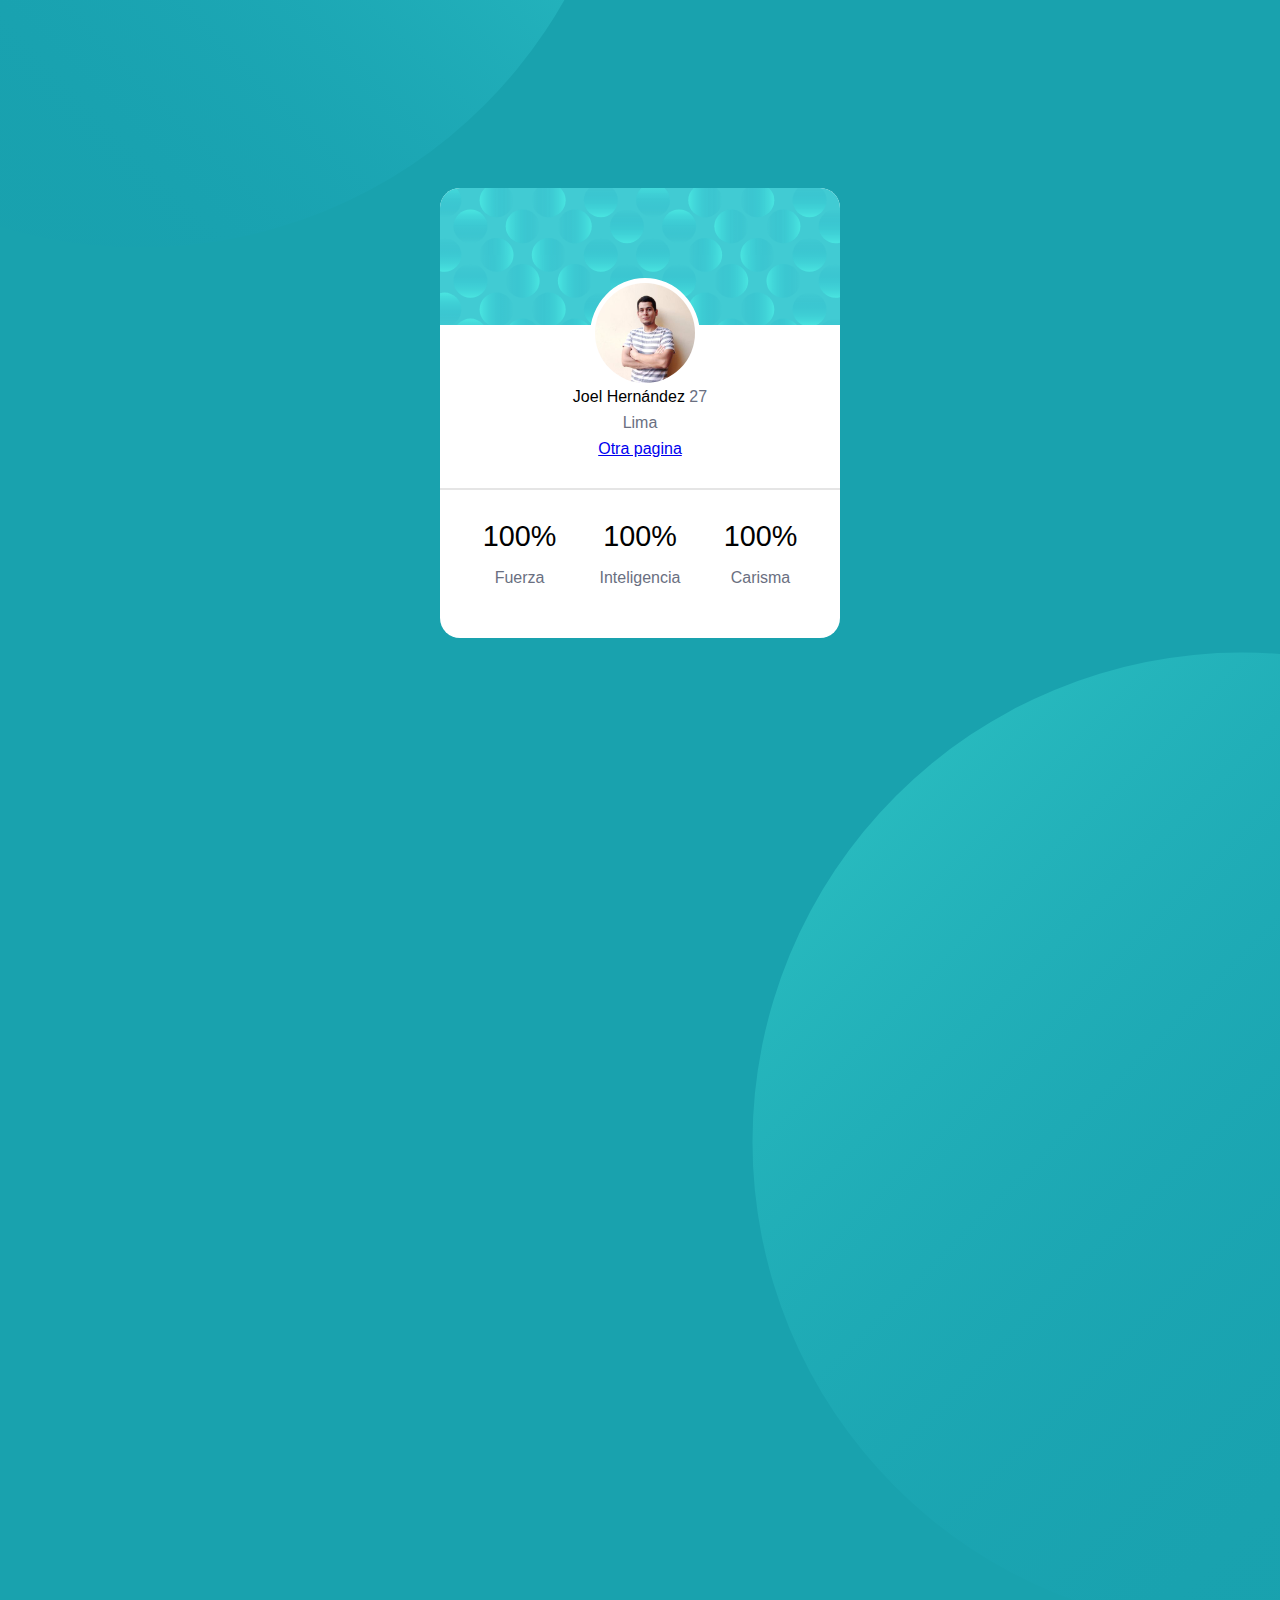
<file: index.html>
<!DOCTYPE html>
<html lang="en">
<head>
    <meta charset="UTF-8">
    <meta http-equiv="X-UA-Compatible" content="IE=edge">
    <meta name="viewport" content="width=device-width, initial-scale=1.0">
    <link rel="stylesheet" href="./css/style.css">
    <title>Joel's card</title>
</head>
<body>
   
        <img src="./assets/images/top-circle.svg" alt="top circle" class="bg-image bg-image--top">
    <img src="./assets/images/bottom-circle.svg" alt="botton circle" class="bg-image bg-image--bottom">
    <article class="card">
        <header class="card__header">
            <img src="./assets/images/card-pattern.svg" alt="pattern card" class="card__header-image">
            <div class="card__header-div">
                <img src="./assets/images/joel.jpg" alt="profile image" class="card__header-profile">
            </div>
        </header>
        <section class="card__body">
            <p class="card__text">Joel Hernández <span class="card__text card__text--light">27</span>
            </p>
            <p class="card__text card__text--light">Lima</p>
            <a href="./conciertos.html" target="_blank">Otra pagina</a>
        </section>
        <footer class="card__footer">
            <div class="card__stats">
                <p class="card__number">100%</p>
                <p class="card_text card__text--light">Fuerza</p>
            </div>
            <div class="card__stats">
                <p class="card__number">100%</p>
                <p class="card_text card__text--light">Inteligencia</p>
            </div>
            <div class="card__stats">
                <p class="card__number">100%</p>
                <p class="card_text card__text--light">Carisma</p>
            </div>
        </footer>
    </article>
    
</body>
</html>
</file>
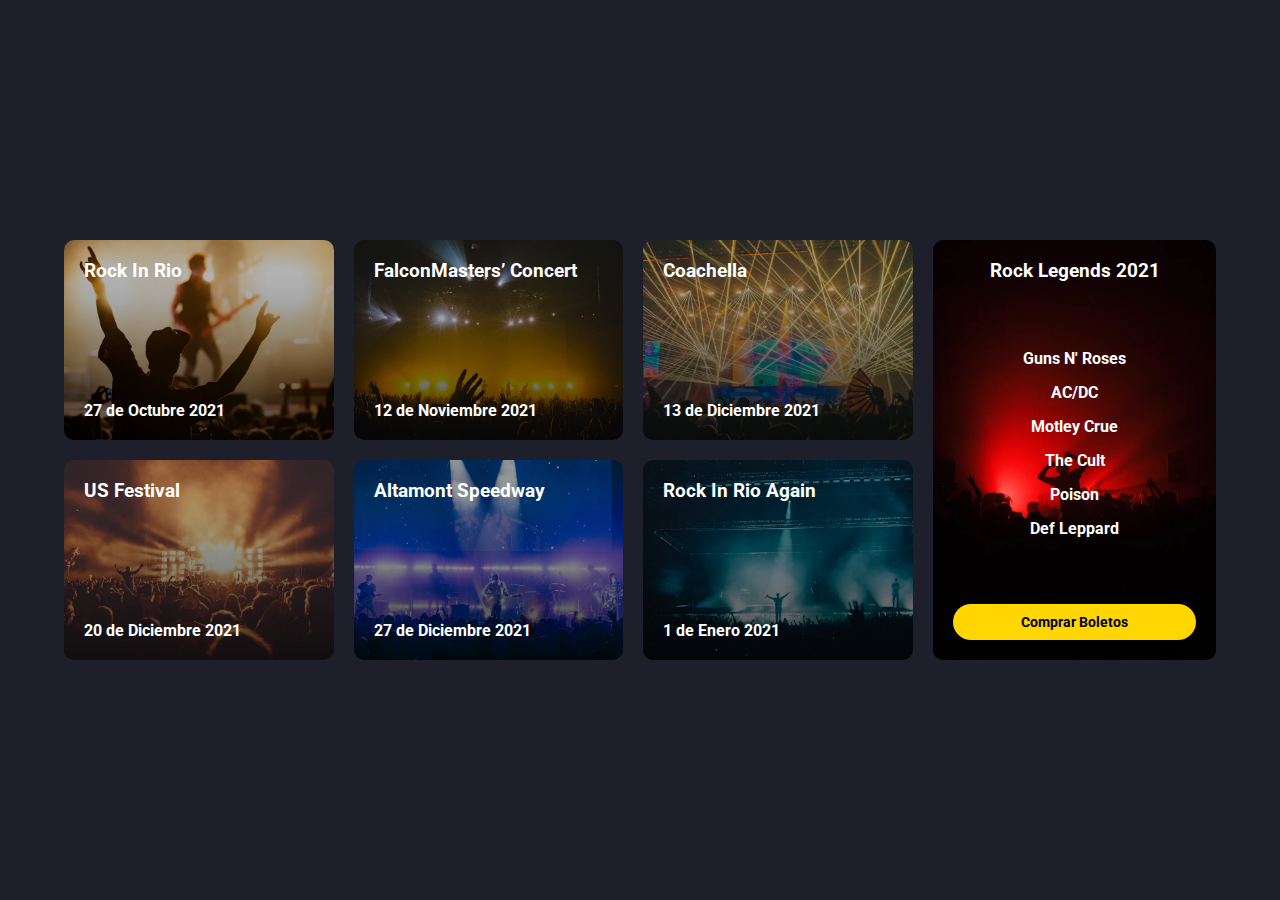
<file: conciertos.html>
<!DOCTYPE html>
<html lang="en">
<head>
	<meta charset="UTF-8">
	<meta http-equiv="X-UA-Compatible" content="IE=edge">
	<meta name="viewport" content="width=device-width, initial-scale=1.0">
	<link rel="preconnect" href="https://fonts.googleapis.com">
	<link rel="preconnect" href="https://fonts.gstatic.com" crossorigin>
	<link href="https://fonts.googleapis.com/css2?family=Roboto:wght@400;700&display=swap" rel="stylesheet"> 
	<link rel="stylesheet" href="./css/conciertos.css">
	<title>Flexbox vs CSS Grid</title>
</head>
<body>
	<div class="contenedor">
		<div class="contenedor-conciertos">
			<div class="card" style="background-image: url('./img/1.jpg')">
				<div class="textos">
					<h3>Rock In Rio</h3>
					<p>27 de Octubre 2021</p>
				</div>
			</div>
			<div class="card" style="background-image: url('./img/2.jpg')">
				<div class="textos">
					<h3>FalconMasters’ Concert</h3>
					<p>12 de Noviembre 2021</p>
				</div>
			</div>
			<div class="card" style="background-image: url('./img/3.jpg')">
				<div class="textos">
					<h3>Coachella</h3>
					<p>13 de Diciembre 2021</p>
				</div>
			</div>

			<div class="card" style="background-image: url('./img/4.jpg')">
				<div class="textos">
					<h3>US Festival</h3>
					<p>20 de Diciembre 2021</p>
				</div>
			</div>
			<div class="card" style="background-image: url('./img/5.jpg')">
				<div class="textos">
					<h3>Altamont Speedway</h3>
					<p>27 de Diciembre 2021</p>
				</div>
			</div>
			<div class="card" style="background-image: url('./img/6.jpg')">
				<div class="textos">
					<h3>Rock In Rio Again</h3>
					<p>1 de Enero 2021</p>
				</div>
			</div>
		</div>

		<div class="banner" style="background-image: url('./img/banner.jpg')">
			<h3>Rock Legends 2021</h3>
			<ul>
				<li>Guns N' Roses</li>
				<li>AC/DC</li>
				<li>Motley Crue</li>
				<li>The Cult</li>
				<li>Poison</li>
				<li>Def Leppard</li>
			</ul>
			<button class="boton">Comprar Boletos</button>
		</div>
	</div>
</body>
</html>
</file>
<file: css/style.css>
body{
    background-color: hsl(185, 75%, 39%)  ;
    font-family: sans-serif;
    font-size: 1rem;
    overflow: hidden;
    /* max-width: 100vw; */
}

.bg-image{
    position: absolute;
}
.bg-image--top{
    top: -730px;
    left: -350px;
}
.bg-image--bottom{
    bottom: -730px;
    right: -450px;
}
.card{
    position: relative;/*en el contexto del ailamiento, el relativ se posiciona delante del absolute*/
    top: 20vh;
    width: 400px;
    height: 450px;
    margin-left: auto;
    margin-right: auto;
    /*
    al aplicar simultaneamente:
    margin-left: auto;
    margin-right: auto;
    el elemento se centra
    */
    background-color: white;
    border-radius: 20px;
    overflow: hidden;/*aplica a su contenido: oculta la parte que esté fuera del elemento contenedor*/
}
.card__header{
    position: relative;
    height: 120px;
    text-align: center;
}
.card__header-image{
    position: absolute;
    top: 0;
    left: 0;
    width: 100%;
    
}
.card__header-div{
    background-color: white;
    position: absolute;
    top: 90px;
    left: 150px;
    border-radius: 50%;
    border: 5px solid white;
}
.card__header-profile{
    border: none;
    border-radius: 50%;
    height: 100px;
    width: 100px;

}
.card__body{
    position: absolute;
    top: 200px;
    width: 100%;
    height: 100px;
    text-align: center;
    border-bottom: 2px solid rgb(0 0 0 / .1);
}
.card__text{
    margin: 0;
    margin-bottom: 0.5em;
}
.card__text--light{
    color: hsl(227, 10%, 46%);
}
.card__footer{
    position: absolute;
    bottom: 35px;
    width: 100%;
    text-align: center;
}    
.card__stats{
    display: inline-block;
    margin: 0 0.5em;
    width: 100px;
}
.card__number{
    margin-bottom: .5em;
    font-size: 1.8rem;
}
</file>
<file: css/conciertos.css>
* {
	padding: 0;
	margin: 0;
	box-sizing: border-box;
}

body {
	background: #1D202B;
	color: #fff;
	font-family: 'Roboto', sans-serif;
	min-height: 100vh;
	display: flex;
	align-items: center;
}

.contenedor {
	width: 90%;
	max-width: 1200px;
	margin: auto;
	padding: 40px 0;
	display: grid;
	grid-template-columns: 3fr 1fr;
	gap: 20px;
	
}

.titulo {
	font-size: 24px;
	padding: 20px 0;
}

.contenedor-conciertos {
	display: grid;
	grid-template-columns: repeat(3,1fr);
	gap: 20px;
	
	
}

.card {
	border-radius: 10px;
	min-height: 200px;
	font-weight: bold;
	padding: 20px;
	position: relative;
	overflow: hidden;
	background-size: cover;
	background-position: center center;
	
	
}

.card .textos {
	height: 100%;
	display: flex;
	flex-direction: column;
	justify-content: space-between;
}

.banner {
	border-radius: 10px;
	text-align: center;
	padding: 20px;
	background-size: cover;
	background-position: center center;
	display: flex;
	flex-direction: column;
	justify-content: space-between;

}

.banner ul {
	list-style: none;
}

.banner ul li {
	margin: 15px;
	font-weight: bold;
}

.banner .boton {
	background: #FFD600;
	display: block;
	width: 100%;
	font-weight: bold;
	font-size: 14px;
	text-align: center;
	padding: 10px;
	border: none;
	border-radius: 100px;
	font-family: 'Roboto', sans-serif;
	cursor: pointer;
}

@media screen and (max-width: 900px) {
	.contenedor {
		grid-template-columns: 1fr 1fr;
		
	}
	.contenedor-conciertos {
		grid-template-columns: 1fr 1fr;
	}
}

@media screen and (max-width: 700px) {
	.contenedor {
		grid-template-columns: 1fr 1fr;
		
	}
	.contenedor-conciertos {
		grid-template-columns: 1fr;
	}

}

@media screen and (max-width: 600px) {
	.contenedor {
		grid-template-columns: 1fr;
	
	}

	.contenedor-conciertos {
		grid-template-columns: 1fr;
	}
}
</file>
